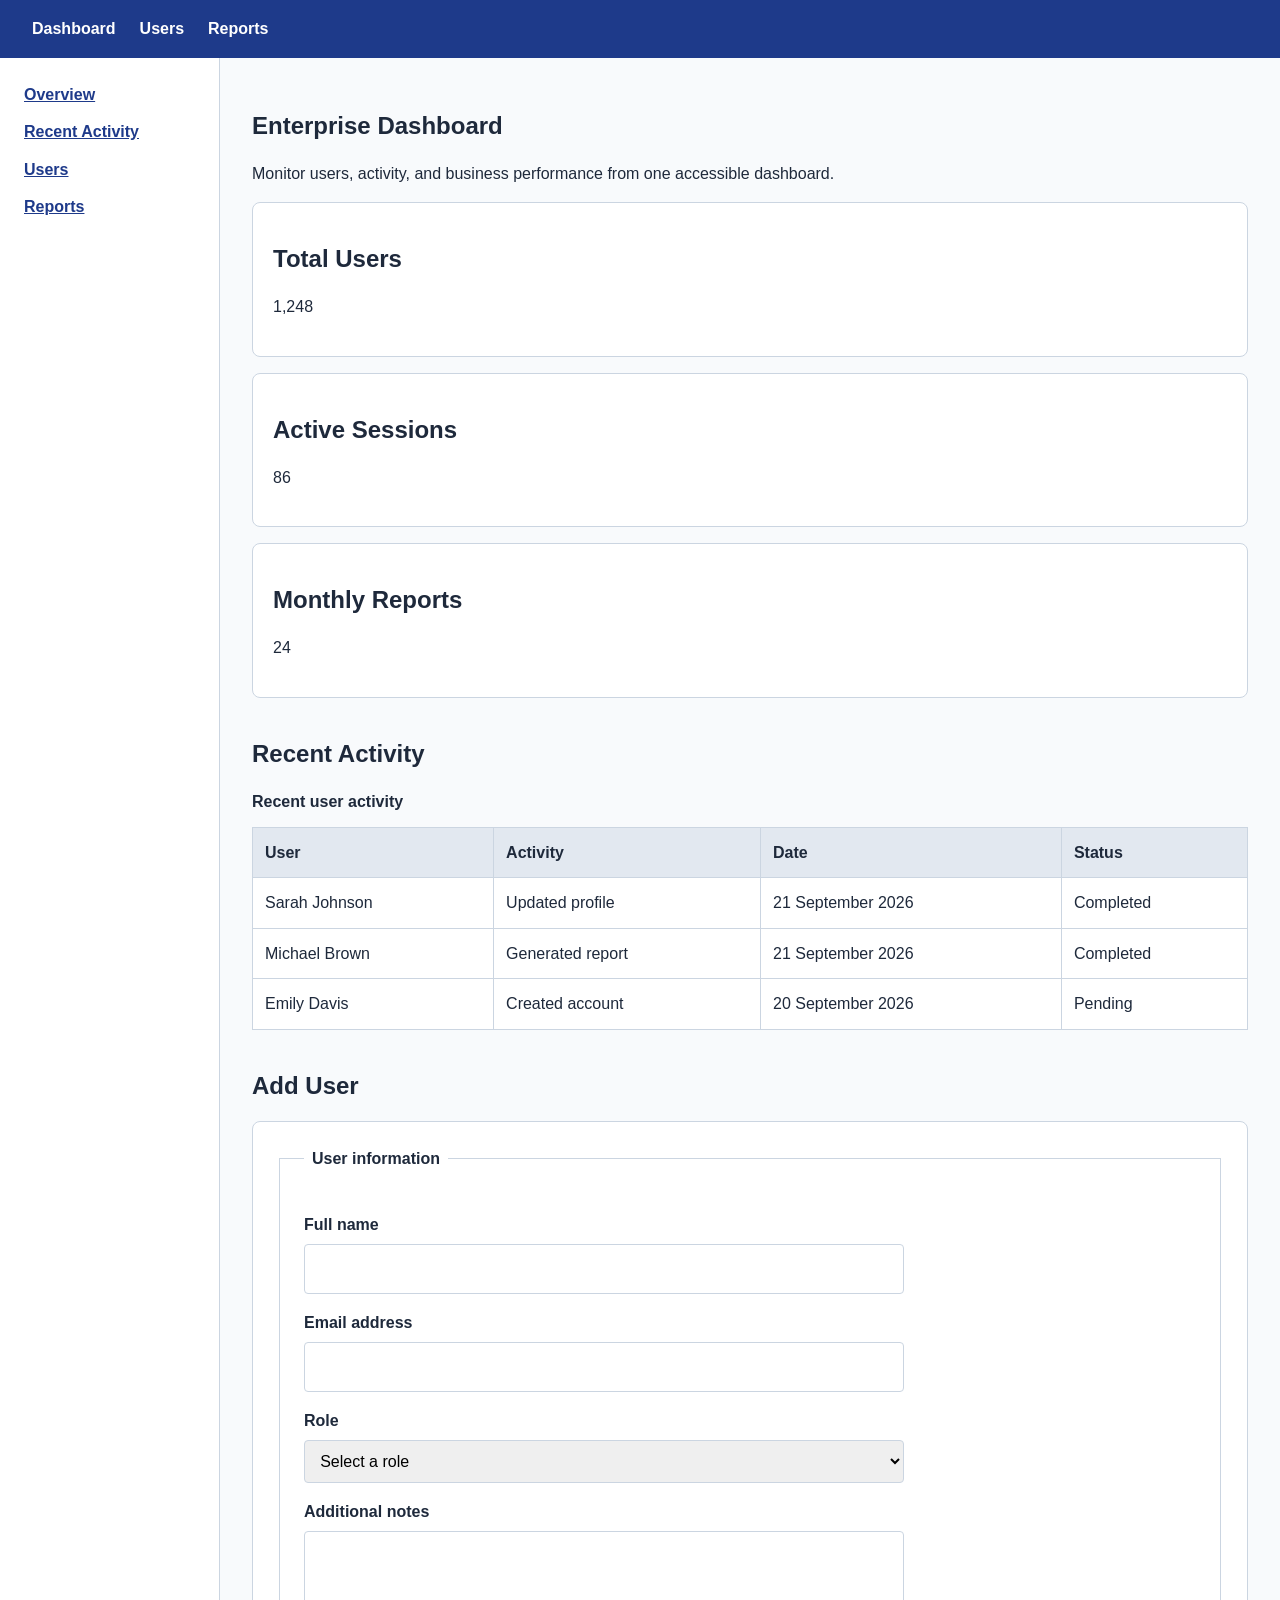
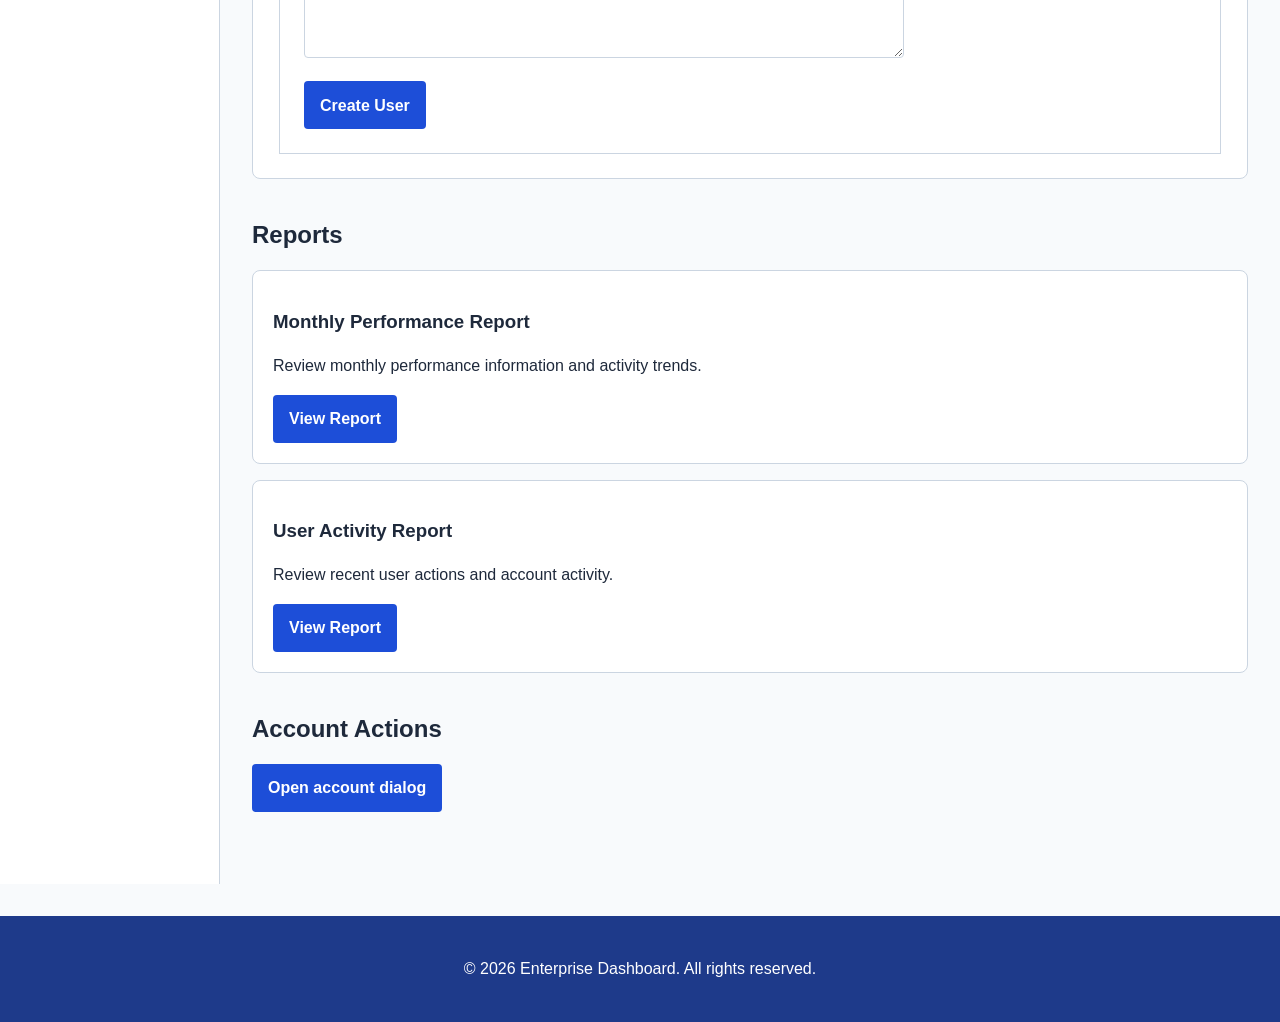
<file: index.html>
<!DOCTYPE html>
<html lang="en">

<head>
    <meta charset="UTF-8">
    <meta name="viewport" content="width=device-width, initial-scale=1.0">
    <meta name="description" content="Accessible enterprise dashboard built with semantic HTML5 and WCAG 2.1 principles.">
    <link rel="stylesheet" href="css/styles.css">
    <title>Enterprise Dashboard</title>
</head>

<body>

    <header>
        <nav aria-label="Primary navigation">
            <a href="index.html">Dashboard</a>
            <a href="pages/users.html">Users</a>
            <a href="pages/reports.html">Reports</a>
        </nav>
    </header>

    <aside aria-label="Dashboard sidebar">
        <nav aria-label="Sidebar navigation">
            <ul>
                <li><a href="#overview">Overview</a></li>
                <li><a href="#activity">Recent Activity</a></li>
                <li><a href="#users">Users</a></li>
                <li><a href="#reports">Reports</a></li>
            </ul>
        </nav>
    </aside>

    <main id="main-content">

        <section id="overview" aria-labelledby="dashboard-heading">
            <h1 id="dashboard-heading">Enterprise Dashboard</h1>

            <p>
                Monitor users, activity, and business performance from one accessible
                dashboard.
            </p>

            <article>
                <h2>Total Users</h2>
                <p>1,248</p>
            </article>

            <article>
                <h2>Active Sessions</h2>
                <p>86</p>
            </article>

            <article>
                <h2>Monthly Reports</h2>
                <p>24</p>
            </article>
        </section>

        <section id="activity" aria-labelledby="activity-heading">
            <h2 id="activity-heading">Recent Activity</h2>

            <table>
                <caption>Recent user activity</caption>

                <thead>
                    <tr>
                        <th scope="col">User</th>
                        <th scope="col">Activity</th>
                        <th scope="col">Date</th>
                        <th scope="col">Status</th>
                    </tr>
                </thead>

                <tbody>
                    <tr>
                        <td>Sarah Johnson</td>
                        <td>Updated profile</td>
                        <td>21 September 2026</td>
                        <td>Completed</td>
                    </tr>

                    <tr>
                        <td>Michael Brown</td>
                        <td>Generated report</td>
                        <td>21 September 2026</td>
                        <td>Completed</td>
                    </tr>

                    <tr>
                        <td>Emily Davis</td>
                        <td>Created account</td>
                        <td>20 September 2026</td>
                        <td>Pending</td>
                    </tr>
                </tbody>
            </table>
        </section>

        <section id="users" aria-labelledby="user-form-heading">
            <h2 id="user-form-heading">Add User</h2>

            <form action="#" method="post">

                <fieldset>
                    <legend>User information</legend>

                    <p>
                        <label for="full-name">Full name</label>
                        <input
                            type="text"
                            id="full-name"
                            name="full-name"
                            autocomplete="name"
                            required
                        >
                    </p>

                    <p>
                        <label for="email">Email address</label>
                        <input
                            type="email"
                            id="email"
                            name="email"
                            autocomplete="email"
                            required
                        >
                    </p>

                    <p>
                        <label for="role">Role</label>
                        <select id="role" name="role" required>
                            <option value="">Select a role</option>
                            <option value="admin">Administrator</option>
                            <option value="manager">Manager</option>
                            <option value="user">User</option>
                        </select>
                    </p>

                    <p>
                        <label for="notes">Additional notes</label>
                        <textarea
                            id="notes"
                            name="notes"
                            rows="4"
                            maxlength="500"
                        ></textarea>
                    </p>

                    <button type="submit">Create User</button>
                </fieldset>

            </form>
        </section>

        <section id="reports" aria-labelledby="reports-heading">
            <h2 id="reports-heading">Reports</h2>

            <article>
                <h3>Monthly Performance Report</h3>
                <p>
                    Review monthly performance information and activity trends.
                </p>
                <button type="button">View Report</button>
            </article>

            <article>
                <h3>User Activity Report</h3>
                <p>
                    Review recent user actions and account activity.
                </p>
                <button type="button">View Report</button>
            </article>
        </section>

        <section aria-labelledby="dialog-heading">
            <h2 id="dialog-heading">Account Actions</h2>

            <button type="button" aria-controls="account-dialog">
                Open account dialog
            </button>

            <dialog id="account-dialog" aria-labelledby="dialog-title">
                <h2 id="dialog-title">Account Settings</h2>

                <p>
                    Manage your account preferences and notification settings.
                </p>

                <form method="dialog">
                    <button type="submit">Close</button>
                </form>
            </dialog>
        </section>

    </main>

    <footer>
        <p>&copy; 2026 Enterprise Dashboard. All rights reserved.</p>
    </footer>

</body>

</html>
</file>
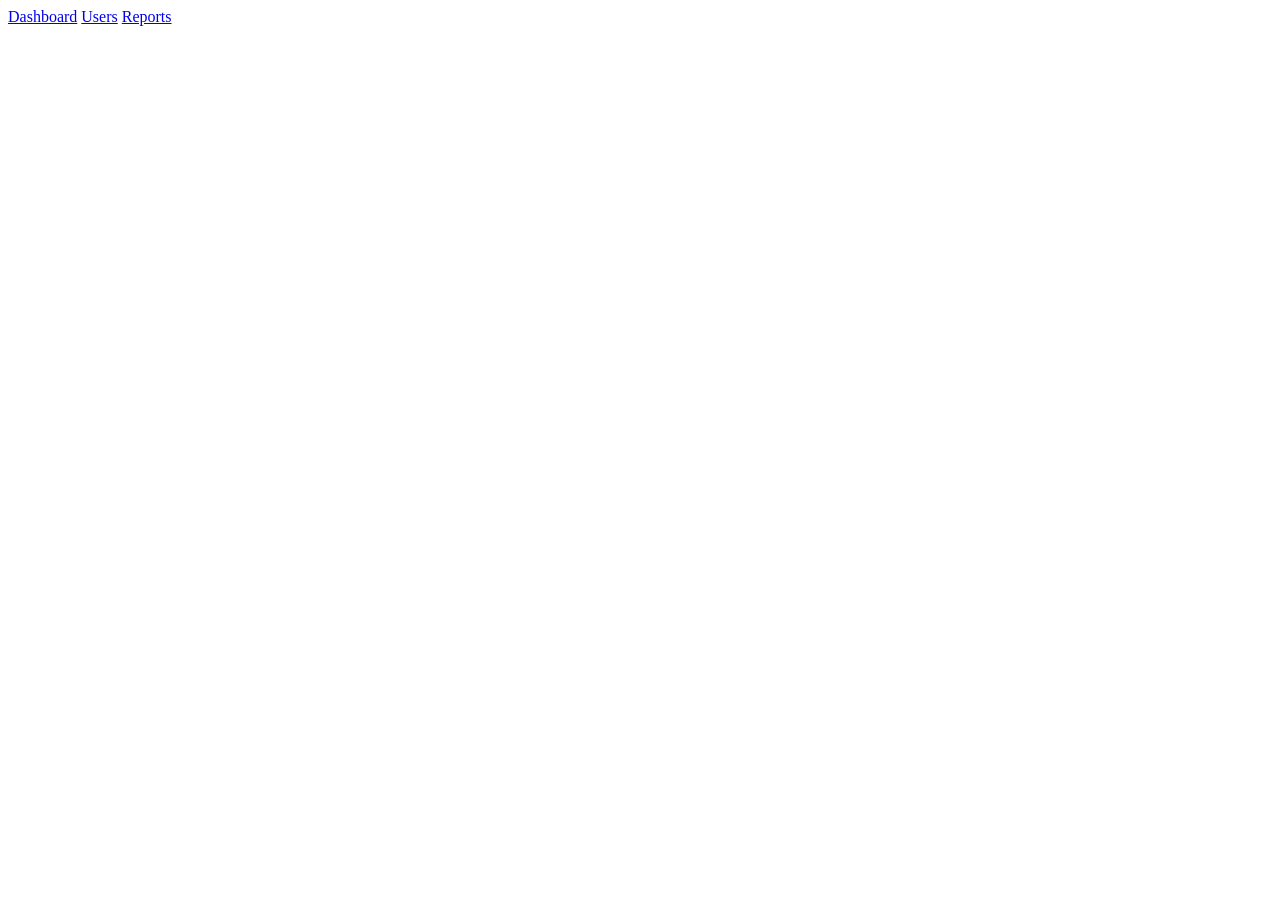
<file: components/header.html>
<!DOCTYPE html>
<html lang="en">
<head>
    <meta charset="UTF-8">
    <title>Dashboard Header</title>
</head>
<body>

<header>
    <nav aria-label="Primary navigation">
        <a href="../index.html">Dashboard</a>
        <a href="../pages/users.html">Users</a>
        <a href="../pages/reports.html">Reports</a>
    </nav>
</header>

</body>
</html>
</file>
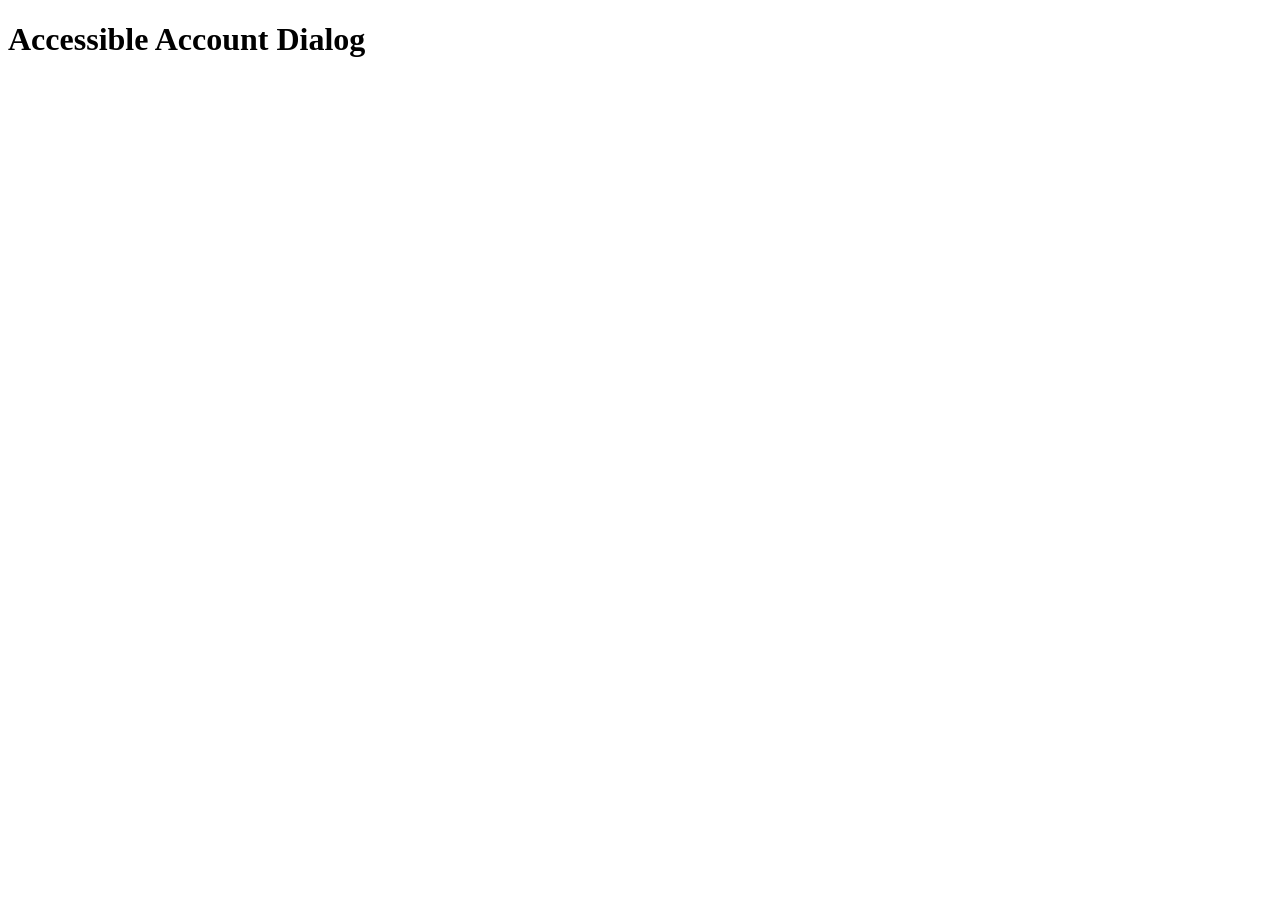
<file: components/modal.html>
<!DOCTYPE html>
<html lang="en">

<head>
    <meta charset="UTF-8">
    <meta name="viewport" content="width=device-width, initial-scale=1.0">
    <title>Accessible Modal</title>
</head>

<body>

    <main>
        <h1>Accessible Account Dialog</h1>

        <dialog id="account-dialog" aria-labelledby="dialog-title">
            <h2 id="dialog-title">Account Settings</h2>

            <p>
                Manage your account preferences and notification settings.
            </p>

            <form method="dialog">
                <button type="submit">Close</button>
            </form>
        </dialog>
    </main>

</body>

</html>
</file>
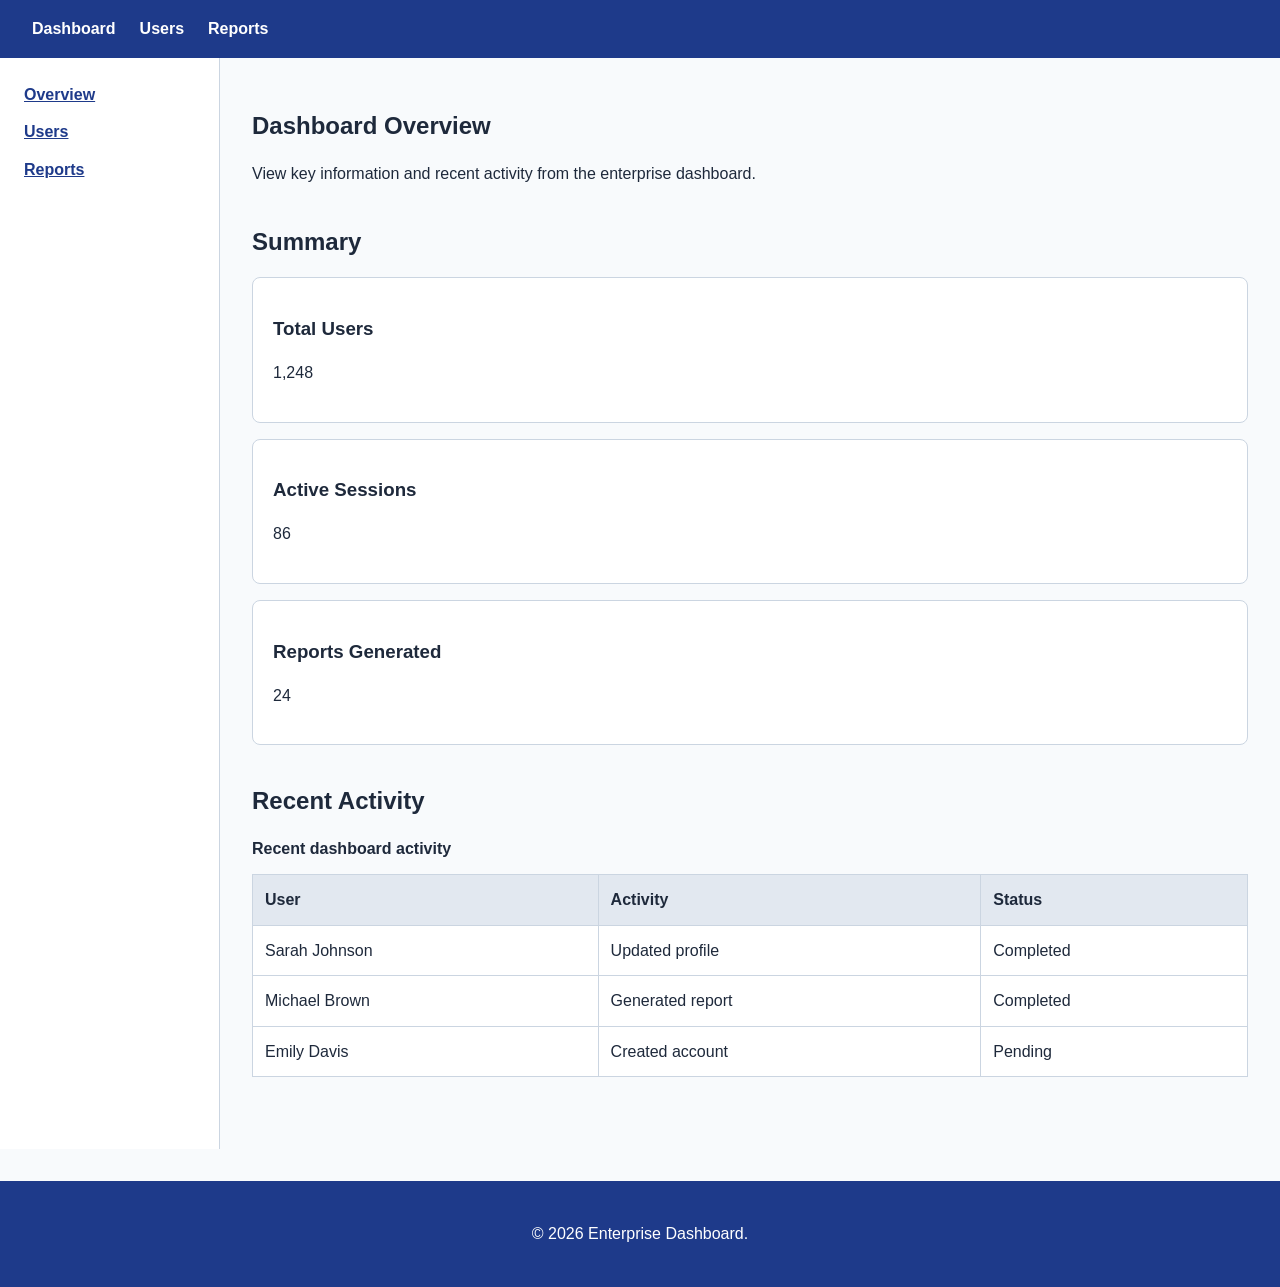
<file: pages/dashboard.html>
<!DOCTYPE html>
<html lang="en">
<head>
    <meta charset="UTF-8">
    <meta name="viewport" content="width=device-width, initial-scale=1.0">
    <meta name="description" content="Accessible enterprise dashboard overview.">
    <link rel="stylesheet" href="../css/styles.css">
    <title>Dashboard Overview</title>
</head>

<body>

    <header>
        <nav aria-label="Primary navigation">
            <a href="../index.html">Dashboard</a>
            <a href="users.html">Users</a>
            <a href="reports.html">Reports</a>
        </nav>
    </header>

    <aside aria-label="Dashboard sidebar">
        <nav aria-label="Dashboard sections">
            <ul>
                <li><a href="../index.html">Overview</a></li>
                <li><a href="users.html">Users</a></li>
                <li><a href="reports.html">Reports</a></li>
            </ul>
        </nav>
    </aside>

    <main>
        <section aria-labelledby="overview-title">
            <h1 id="overview-title">Dashboard Overview</h1>

            <p>
                View key information and recent activity from the enterprise dashboard.
            </p>
        </section>

        <section aria-labelledby="summary-title">
            <h2 id="summary-title">Summary</h2>

            <article>
                <h3>Total Users</h3>
                <p>1,248</p>
            </article>

            <article>
                <h3>Active Sessions</h3>
                <p>86</p>
            </article>

            <article>
                <h3>Reports Generated</h3>
                <p>24</p>
            </article>
        </section>

        <section aria-labelledby="activity-title">
            <h2 id="activity-title">Recent Activity</h2>

            <table>
                <caption>Recent dashboard activity</caption>

                <thead>
                    <tr>
                        <th scope="col">User</th>
                        <th scope="col">Activity</th>
                        <th scope="col">Status</th>
                    </tr>
                </thead>

                <tbody>
                    <tr>
                        <td>Sarah Johnson</td>
                        <td>Updated profile</td>
                        <td>Completed</td>
                    </tr>

                    <tr>
                        <td>Michael Brown</td>
                        <td>Generated report</td>
                        <td>Completed</td>
                    </tr>

                    <tr>
                        <td>Emily Davis</td>
                        <td>Created account</td>
                        <td>Pending</td>
                    </tr>
                </tbody>
            </table>
        </section>
    </main>

    <footer>
        <p>&copy; 2026 Enterprise Dashboard.</p>
    </footer>

</body>
</html>
</file>
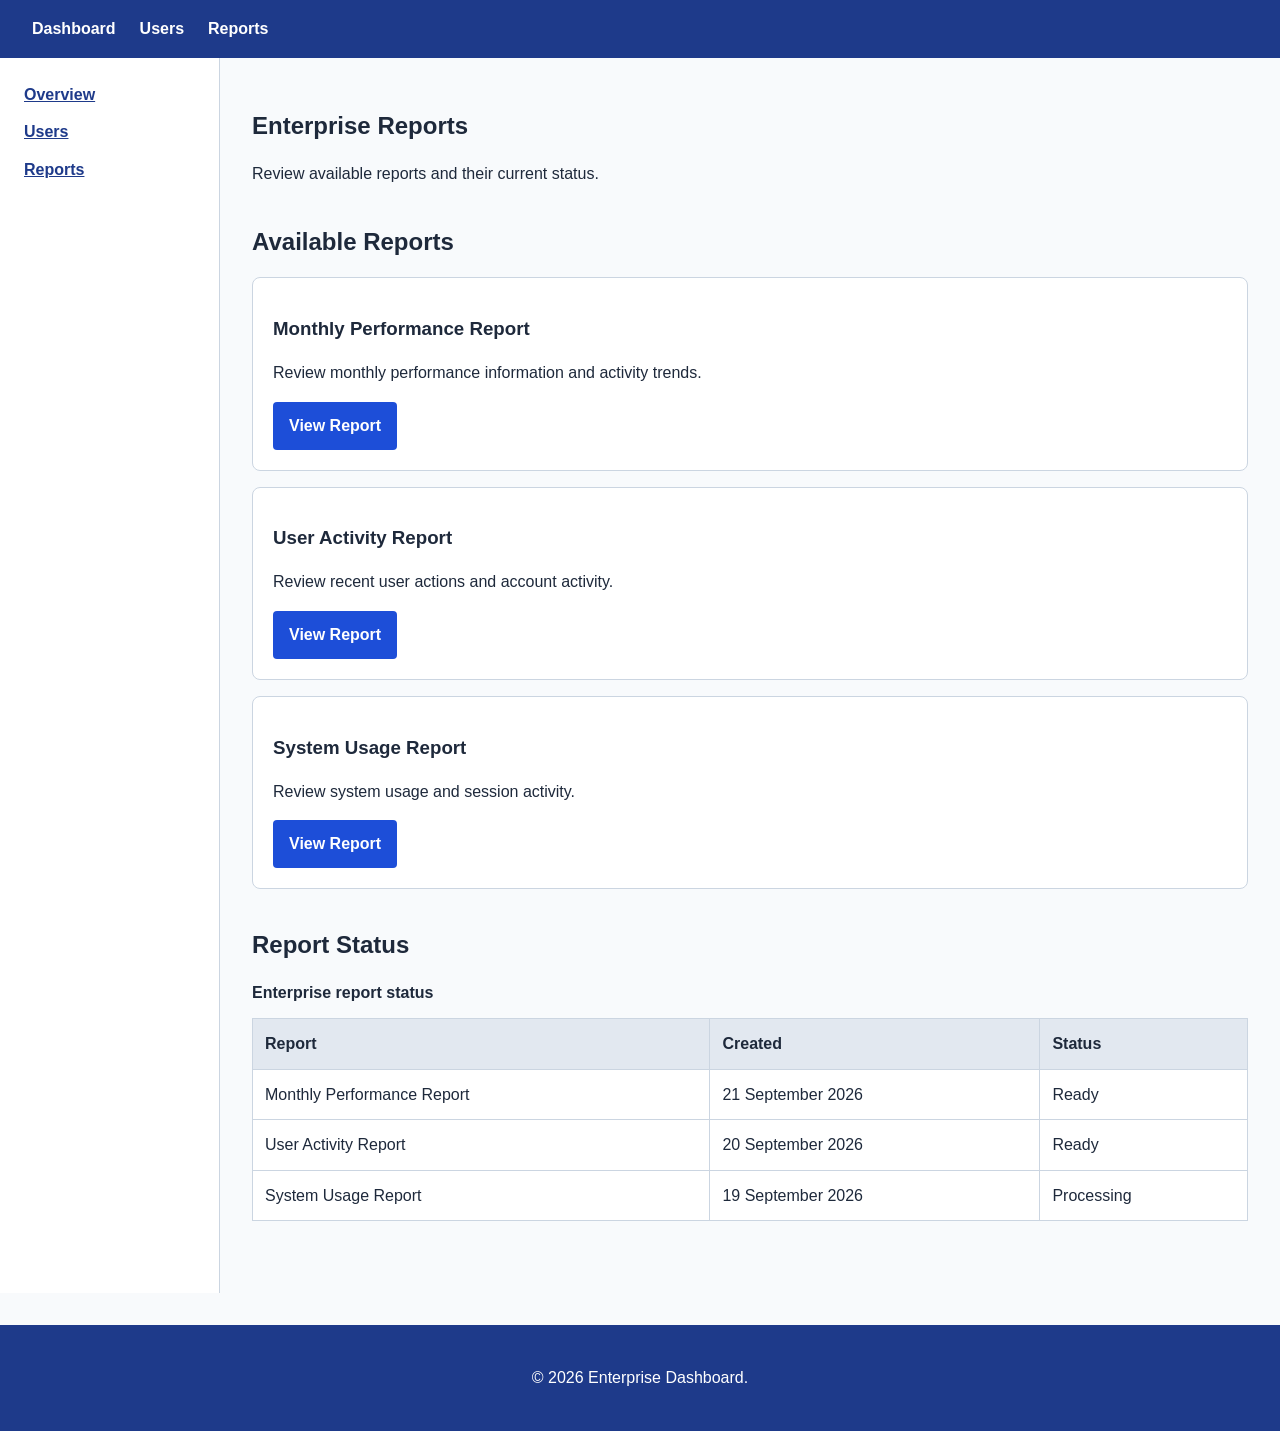
<file: pages/reports.html>
<!DOCTYPE html>
<html lang="en">
<head>
    <meta charset="UTF-8">
    <meta name="viewport" content="width=device-width, initial-scale=1.0">
    <meta name="description" content="Accessible enterprise reports page.">
    <link rel="stylesheet" href="../css/styles.css">
    <title>Enterprise Reports</title>
</head>

<body>

    <header>
        <nav aria-label="Primary navigation">
            <a href="../index.html">Dashboard</a>
            <a href="users.html">Users</a>
            <a href="reports.html" aria-current="page">Reports</a>
        </nav>
    </header>

    <aside aria-label="Dashboard sidebar">
        <nav aria-label="Dashboard sections">
            <ul>
                <li><a href="../index.html">Overview</a></li>
                <li><a href="users.html">Users</a></li>
                <li><a href="reports.html" aria-current="page">Reports</a></li>
            </ul>
        </nav>
    </aside>

    <main>
        <section aria-labelledby="reports-title">
            <h1 id="reports-title">Enterprise Reports</h1>

            <p>
                Review available reports and their current status.
            </p>
        </section>

        <section aria-labelledby="available-reports-title">
            <h2 id="available-reports-title">Available Reports</h2>

            <article>
                <h3>Monthly Performance Report</h3>
                <p>
                    Review monthly performance information and activity trends.
                </p>
                <button type="button">View Report</button>
            </article>

            <article>
                <h3>User Activity Report</h3>
                <p>
                    Review recent user actions and account activity.
                </p>
                <button type="button">View Report</button>
            </article>

            <article>
                <h3>System Usage Report</h3>
                <p>
                    Review system usage and session activity.
                </p>
                <button type="button">View Report</button>
            </article>
        </section>

        <section aria-labelledby="report-table-title">
            <h2 id="report-table-title">Report Status</h2>

            <table>
                <caption>Enterprise report status</caption>

                <thead>
                    <tr>
                        <th scope="col">Report</th>
                        <th scope="col">Created</th>
                        <th scope="col">Status</th>
                    </tr>
                </thead>

                <tbody>
                    <tr>
                        <td>Monthly Performance Report</td>
                        <td>21 September 2026</td>
                        <td>Ready</td>
                    </tr>

                    <tr>
                        <td>User Activity Report</td>
                        <td>20 September 2026</td>
                        <td>Ready</td>
                    </tr>

                    <tr>
                        <td>System Usage Report</td>
                        <td>19 September 2026</td>
                        <td>Processing</td>
                    </tr>
                </tbody>
            </table>
        </section>
    </main>

    <footer>
        <p>&copy; 2026 Enterprise Dashboard.</p>
    </footer>

</body>
</html>
</file>
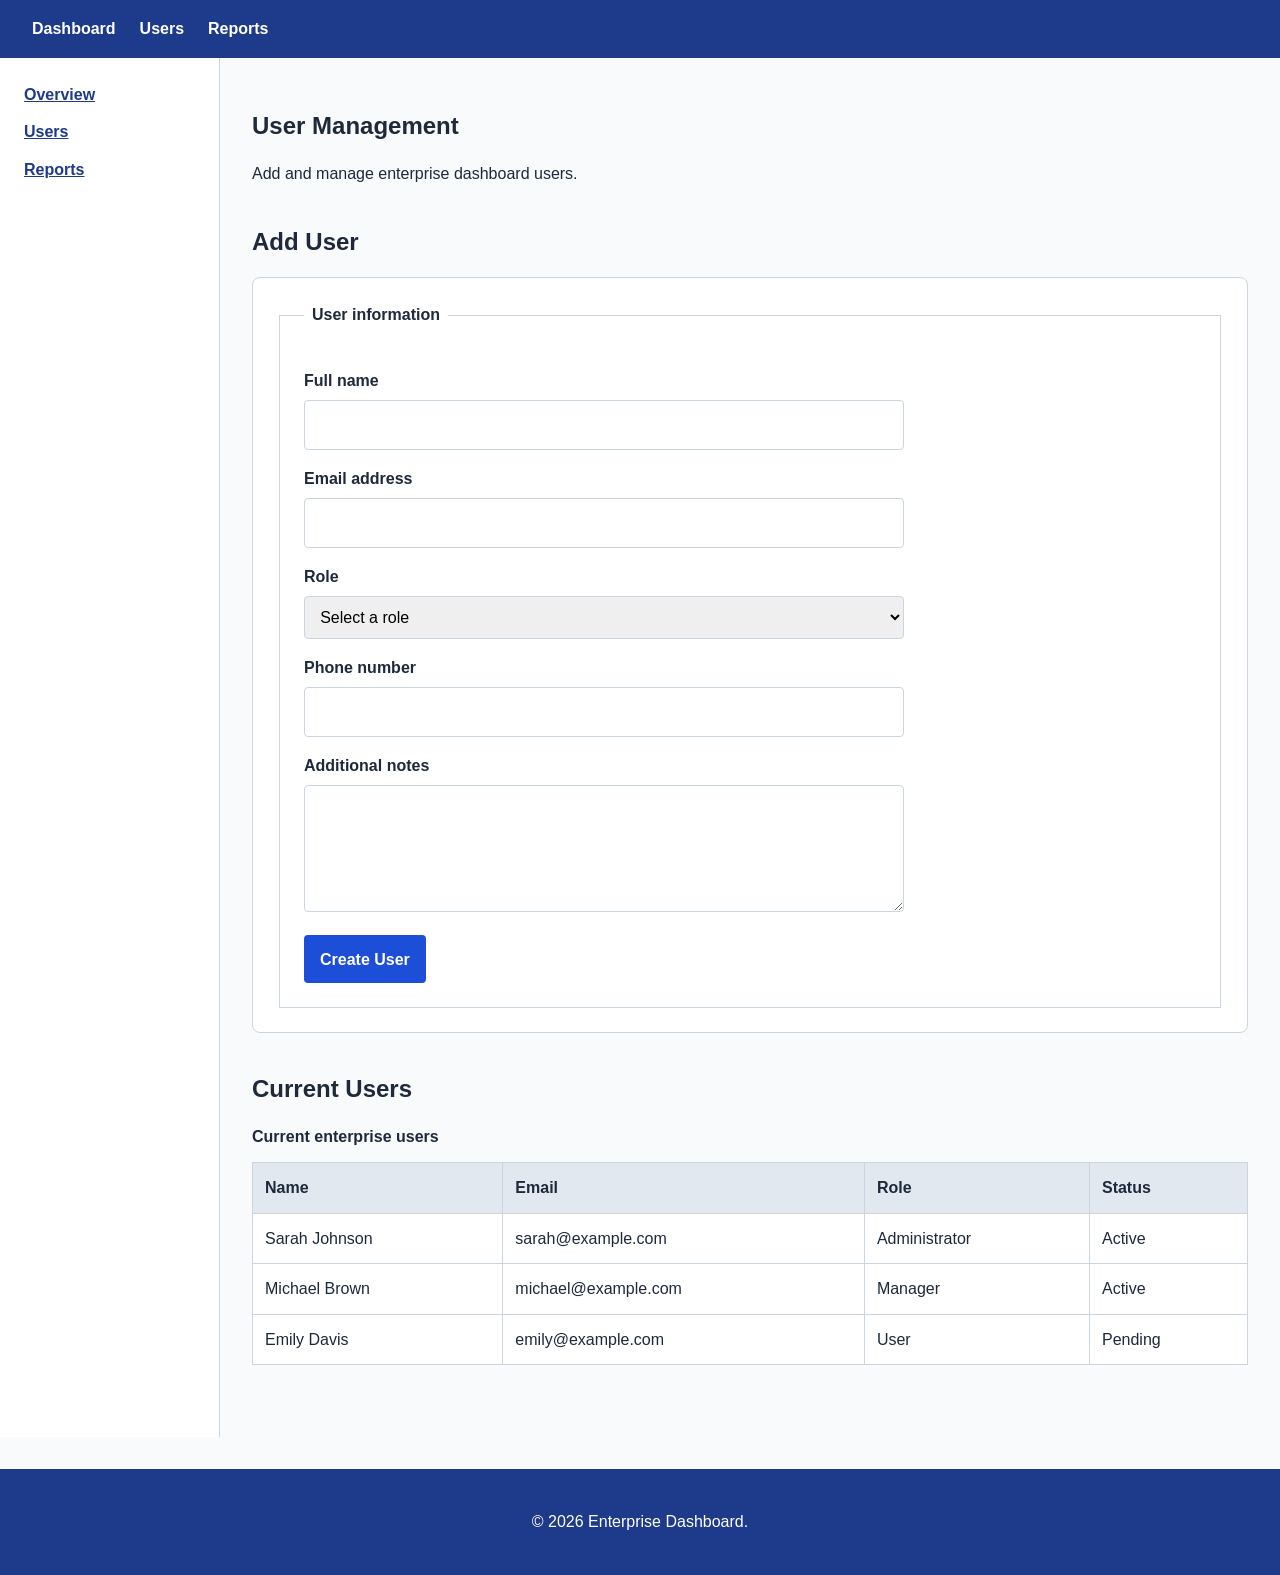
<file: pages/users.html>
<!DOCTYPE html>
<html lang="en">
<head>
    <meta charset="UTF-8">
    <meta name="viewport" content="width=device-width, initial-scale=1.0">
    <meta name="description" content="Accessible user management page.">
    <link rel="stylesheet" href="../css/styles.css">
    <title>User Management</title>
</head>

<body>

    <header>
        <nav aria-label="Primary navigation">
            <a href="../index.html">Dashboard</a>
            <a href="users.html" aria-current="page">Users</a>
            <a href="reports.html">Reports</a>
        </nav>
    </header>

    <aside aria-label="Dashboard sidebar">
        <nav aria-label="Dashboard sections">
            <ul>
                <li><a href="../index.html">Overview</a></li>
                <li><a href="users.html" aria-current="page">Users</a></li>
                <li><a href="reports.html">Reports</a></li>
            </ul>
        </nav>
    </aside>

    <main>
        <section aria-labelledby="users-title">
            <h1 id="users-title">User Management</h1>

            <p>
                Add and manage enterprise dashboard users.
            </p>
        </section>

        <section aria-labelledby="add-user-title">
            <h2 id="add-user-title">Add User</h2>

            <form action="#" method="post">

                <fieldset>
                    <legend>User information</legend>

                    <p>
                        <label for="full-name">Full name</label>
                        <input
                            type="text"
                            id="full-name"
                            name="full-name"
                            autocomplete="name"
                            required
                        >
                    </p>

                    <p>
                        <label for="email">Email address</label>
                        <input
                            type="email"
                            id="email"
                            name="email"
                            autocomplete="email"
                            required
                        >
                    </p>

                    <p>
                        <label for="role">Role</label>
                        <select id="role" name="role" required>
                            <option value="">Select a role</option>
                            <option value="administrator">Administrator</option>
                            <option value="manager">Manager</option>
                            <option value="user">User</option>
                        </select>
                    </p>

                    <p>
                        <label for="phone">Phone number</label>
                        <input
                            type="tel"
                            id="phone"
                            name="phone"
                            autocomplete="tel"
                        >
                    </p>

                    <p>
                        <label for="notes">Additional notes</label>
                        <textarea
                            id="notes"
                            name="notes"
                            rows="4"
                            maxlength="500"
                        ></textarea>
                    </p>

                    <button type="submit">Create User</button>
                </fieldset>

            </form>
        </section>

        <section aria-labelledby="user-list-title">
            <h2 id="user-list-title">Current Users</h2>

            <table>
                <caption>Current enterprise users</caption>

                <thead>
                    <tr>
                        <th scope="col">Name</th>
                        <th scope="col">Email</th>
                        <th scope="col">Role</th>
                        <th scope="col">Status</th>
                    </tr>
                </thead>

                <tbody>
                    <tr>
                        <td>Sarah Johnson</td>
                        <td>sarah@example.com</td>
                        <td>Administrator</td>
                        <td>Active</td>
                    </tr>

                    <tr>
                        <td>Michael Brown</td>
                        <td>michael@example.com</td>
                        <td>Manager</td>
                        <td>Active</td>
                    </tr>

                    <tr>
                        <td>Emily Davis</td>
                        <td>emily@example.com</td>
                        <td>User</td>
                        <td>Pending</td>
                    </tr>
                </tbody>
            </table>
        </section>
    </main>

    <footer>
        <p>&copy; 2026 Enterprise Dashboard.</p>
    </footer>

</body>
</html>
</file>
<file: css/styles.css>
:root {
    --primary: #1d4ed8;
    --primary-dark: #1e3a8a;
    --background: #f8fafc;
    --surface: #ffffff;
    --text: #1e293b;
    --muted: #64748b;
    --border: #cbd5e1;
    --focus: #f59e0b;
    --success: #166534;
}

* {
    box-sizing: border-box;
}

html {
    scroll-behavior: smooth;
}

body {
    margin: 0;
    font-family: Arial, Helvetica, sans-serif;
    line-height: 1.6;
    color: var(--text);
    background: var(--background);
}

header {
    background: var(--primary-dark);
    padding: 1rem 2rem;
}

header nav {
    display: flex;
    flex-wrap: wrap;
    gap: 1.5rem;
}

header a {
    color: #ffffff;
    text-decoration: none;
    font-weight: 700;
}

header a:hover,
header a:focus {
    text-decoration: underline;
}

aside {
    background: var(--surface);
    border-right: 1px solid var(--border);
    padding: 1.5rem;
    min-height: 200px;
}

aside ul {
    list-style: none;
    margin: 0;
    padding: 0;
}

aside li {
    margin-bottom: 0.75rem;
}

aside a {
    color: var(--primary-dark);
    font-weight: 600;
}

main {
    max-width: 1200px;
    margin: 0 auto;
    padding: 2rem;
}

section {
    margin-bottom: 2.5rem;
}

article {
    background: var(--surface);
    border: 1px solid var(--border);
    border-radius: 8px;
    padding: 1.25rem;
    margin-bottom: 1rem;
}

h1,
h2,
h3 {
    line-height: 1.3;
}

table {
    width: 100%;
    border-collapse: collapse;
    background: var(--surface);
}

caption {
    text-align: left;
    font-weight: 700;
    margin-bottom: 0.75rem;
}

th,
td {
    border: 1px solid var(--border);
    padding: 0.75rem;
    text-align: left;
}

th {
    background: #e2e8f0;
}

form {
    background: var(--surface);
    border: 1px solid var(--border);
    border-radius: 8px;
    padding: 1.5rem;
}

fieldset {
    border: 1px solid var(--border);
    padding: 1.5rem;
}

legend {
    font-weight: 700;
    padding: 0 0.5rem;
}

label {
    display: block;
    margin-bottom: 0.4rem;
    font-weight: 600;
}

input,
select,
textarea {
    width: 100%;
    max-width: 600px;
    padding: 0.7rem;
    border: 1px solid var(--border);
    border-radius: 4px;
    font: inherit;
}

textarea {
    resize: vertical;
}

button {
    padding: 0.7rem 1rem;
    border: 0;
    border-radius: 4px;
    background: var(--primary);
    color: #ffffff;
    font: inherit;
    font-weight: 700;
    cursor: pointer;
}

button:hover {
    background: var(--primary-dark);
}

button:focus-visible,
a:focus-visible,
input:focus-visible,
select:focus-visible,
textarea:focus-visible {
    outline: 3px solid var(--focus);
    outline-offset: 3px;
}

dialog {
    max-width: 500px;
    width: calc(100% - 2rem);
    border: 1px solid var(--border);
    border-radius: 8px;
    padding: 1.5rem;
}

dialog::backdrop {
    background: rgb(0 0 0 / 50%);
}

footer {
    margin-top: 2rem;
    padding: 1.5rem 2rem;
    background: var(--primary-dark);
    color: #ffffff;
    text-align: center;
}

@media (min-width: 768px) {
    body {
        display: grid;
        grid-template-columns: 220px 1fr;
        grid-template-areas:
            "header header"
            "sidebar main"
            "footer footer";
    }

    header {
        grid-area: header;
    }

    aside {
        grid-area: sidebar;
    }

    main {
        grid-area: main;
        width: 100%;
    }

    footer {
        grid-area: footer;
    }
}

@media (max-width: 767px) {
    main {
        padding: 1rem;
    }

    header {
        padding: 1rem;
    }

    header nav {
        gap: 1rem;
    }

    table {
        display: block;
        overflow-x: auto;
    }
}
</file>
